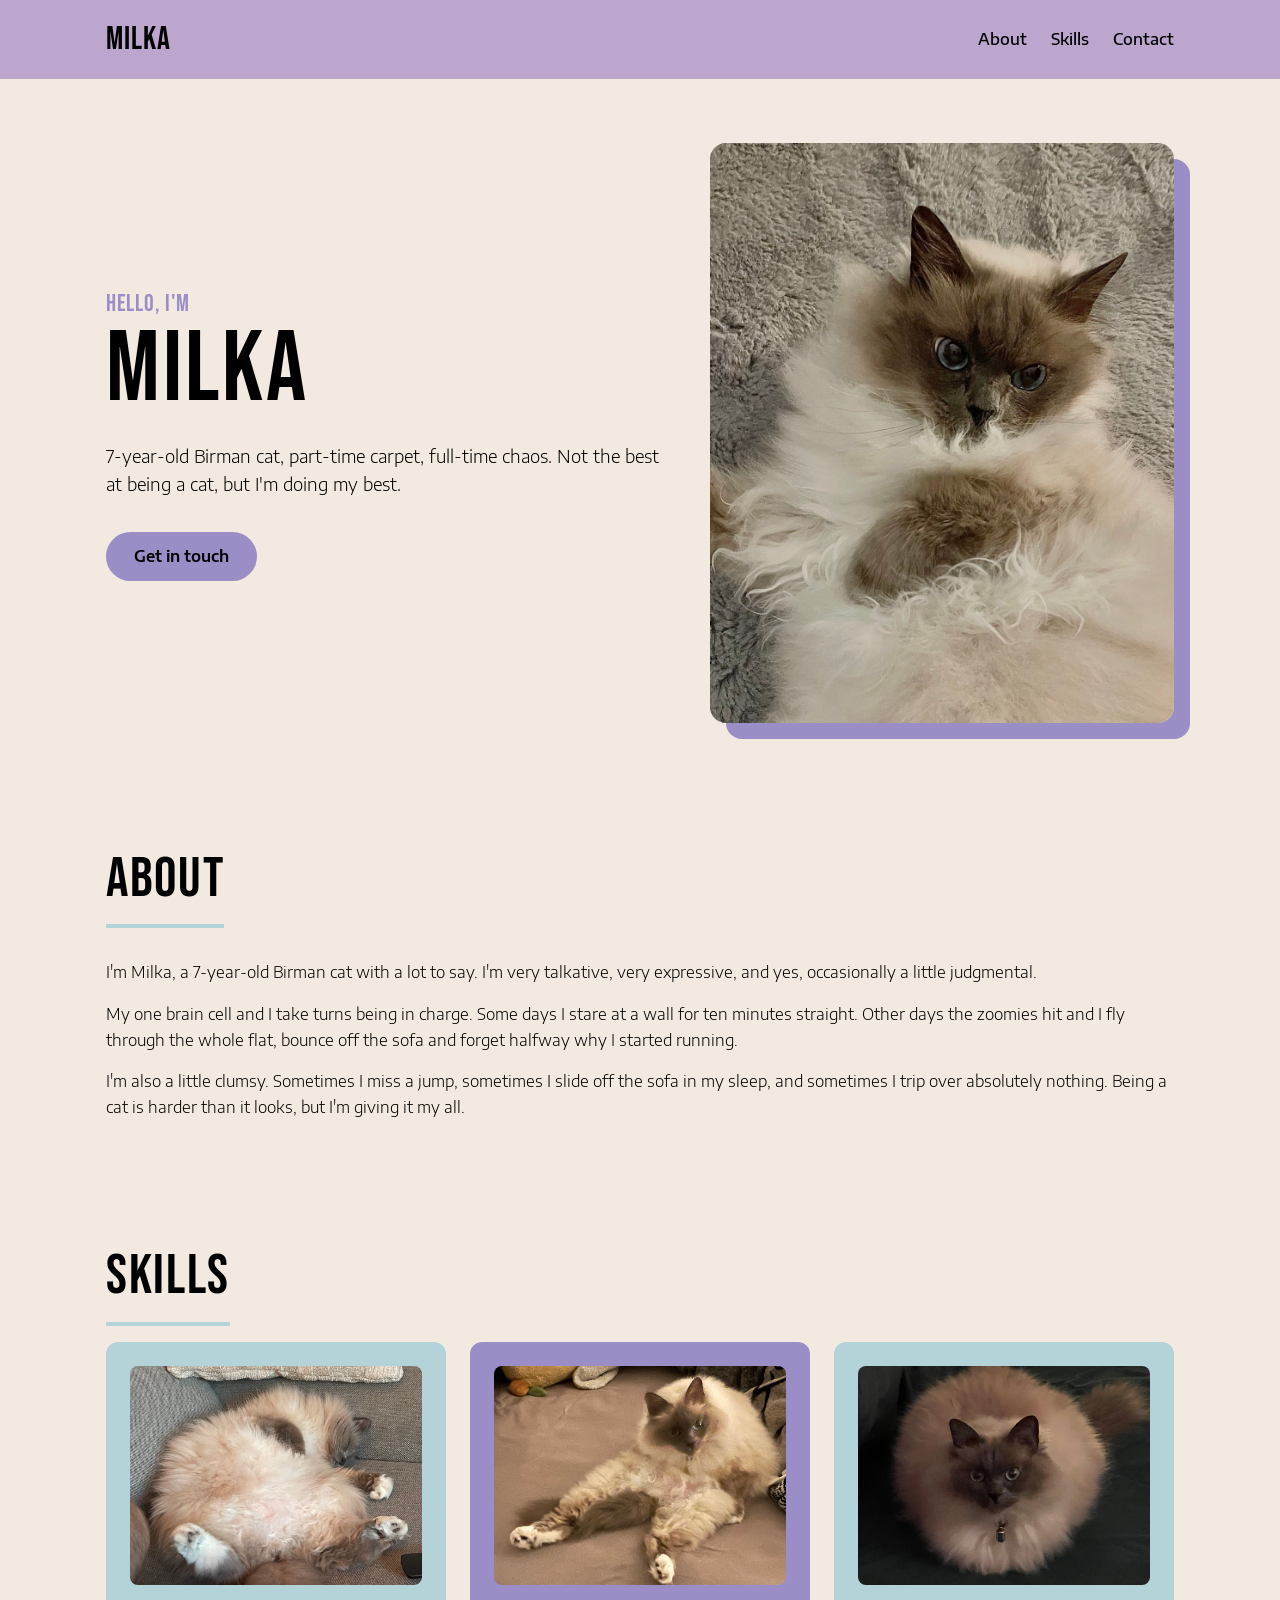
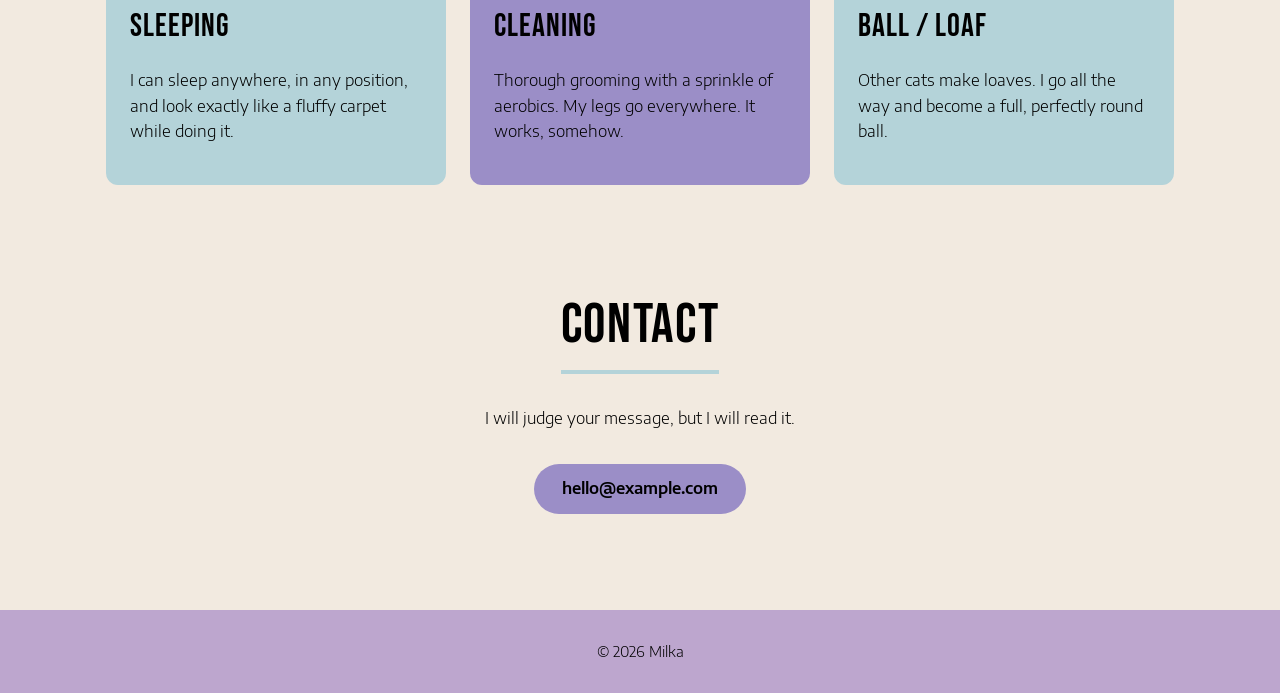
<file: index.html>
<!DOCTYPE html>
<html lang="en">
<head>
    <meta charset="UTF-8">
    <meta name="viewport" content="width=device-width, initial-scale=1.0">
    <title>Milka</title>

    <link rel="preconnect" href="https://fonts.googleapis.com">
    <link rel="preconnect" href="https://fonts.gstatic.com" crossorigin>
    <link href="https://fonts.googleapis.com/css2?family=Bebas+Neue&family=Encode+Sans+Semi+Expanded:wght@100;200;300;400;500;600;700;800;900&display=swap" rel="stylesheet">

    <link rel="stylesheet" href="style.css">
</head>
<body>
    <header class="site-header">
        <div class="container header-inner">
            <a href="#top" class="logo">Milka</a>
            <nav>
                <ul class="nav-list">
                    <li><a href="#about">About</a></li>
                    <li><a href="#skills">Skills</a></li>
                    <li><a href="#contact">Contact</a></li>
                </ul>
            </nav>
        </div>
    </header>

    <main id="top">
        <section class="hero container">
            <div class="hero-text">
                <p class="eyebrow">Hello, I'm</p>
                <h1>Milka</h1>
                <p class="lead">
                    7-year-old Birman cat, part-time carpet, full-time chaos.
                    Not the best at being a cat, but I'm doing my best.
                </p>
                <a href="#contact" class="button">Get in touch</a>
            </div>
            <div class="hero-photo">
                <img src="img/1image.jpg" alt="Milka, a fluffy blue-eyed Birman cat, lying on her back">
            </div>
        </section>

        <section id="about" class="section container">
            <h2>About</h2>
            <p>
                I'm Milka, a 7-year-old Birman cat with a lot to say. I'm very talkative,
                very expressive, and yes, occasionally a little judgmental.
            </p>
            <p>
                My one brain cell and I take turns being in charge. Some days I stare at
                a wall for ten minutes straight. Other days the zoomies hit and I fly
                through the whole flat, bounce off the sofa and forget halfway why I
                started running.
            </p>
            <p>
                I'm also a little clumsy. Sometimes I miss a jump, sometimes I slide
                off the sofa in my sleep, and sometimes I trip over absolutely nothing.
                Being a cat is harder than it looks, but I'm giving it my all.
            </p>
        </section>

        <section id="skills" class="section container">
            <h2>Skills</h2>
            <div class="cards">
                <article class="card">
                    <img src="img/image.webp" alt="Milka sleeping belly-up on the sofa" class="card-photo">
                    <h3>Sleeping</h3>
                    <p>I can sleep anywhere, in any position, and look exactly like a fluffy carpet while doing it.</p>
                </article>
                <article class="card card-alt">
                    <img src="img/2image.webp" alt="Milka mid-clean on the bed with her legs spread out" class="card-photo">
                    <h3>Cleaning</h3>
                    <p>Thorough grooming with a sprinkle of aerobics. My legs go everywhere. It works, somehow.</p>
                </article>
                <article class="card">
                    <img src="img/3image.webp" alt="Milka loafing as a perfectly round fluffy ball" class="card-photo">
                    <h3>Ball / Loaf</h3>
                    <p>Other cats make loaves. I go all the way and become a full, perfectly round ball.</p>
                </article>
            </div>
        </section>

        <section id="contact" class="section container contact">
            <h2>Contact</h2>
            <p>I will judge your message, but I will read it.</p>
            <a href="mailto:hello@example.com" class="button">hello@example.com</a>
        </section>
    </main>

    <footer class="site-footer">
        <div class="container">
            <p>&copy; 2026 Milka</p>
        </div>
    </footer>
</body>
</html>
</file>
<file: style.css>
/* ---------- Colours ---------- */
:root {
    --base: #F2EAE0;
    --header: #BDA6CE;
    --accent-1: #9B8EC7;
    --accent-2: #B4D3D9;
    --text: #000000;
}

/* ---------- Fonts ---------- */
h1, h2, h3, .logo, .eyebrow {
    font-family: 'Bebas Neue', Arial, Helvetica, sans-serif;
    font-weight: 400;
    letter-spacing: 0.03em;
}

body {
    font-family: 'Encode Sans Semi Expanded', Arial, Helvetica, sans-serif;
    font-weight: 300;
    line-height: 1.6;
    color: var(--text);
    background: var(--base);
    margin: 0;
}

* {
    box-sizing: border-box;
}

html {
    scroll-behavior: smooth;
}

img {
    max-width: 100%;
    display: block;
}

.container {
    max-width: 1100px;
    margin: 0 auto;
    padding: 0 16px;
}

/* ---------- Header ---------- */
.site-header {
    background: var(--header);
    position: sticky;
    top: 0;
    z-index: 10;
}

.header-inner {
    display: flex;
    align-items: center;
    justify-content: space-between;
    flex-wrap: wrap;
    gap: 8px;
    padding-top: 14px;
    padding-bottom: 14px;
}

.logo {
    font-size: 2em;
    color: var(--text);
    text-decoration: none;
}

.nav-list {
    list-style: none;
    display: flex;
    gap: 24px;
    margin: 0;
    padding: 0;
}

.nav-list a {
    color: var(--text);
    text-decoration: none;
    font-weight: 500;
    border-bottom: 2px solid transparent;
}

.nav-list a:hover {
    border-bottom-color: var(--text);
}

/* ---------- Hero ---------- */
.hero {
    display: grid;
    grid-template-columns: 1.2fr 1fr;
    align-items: center;
    gap: 48px;
    padding-top: 64px;
    padding-bottom: 64px;
}

.eyebrow {
    font-size: 1.5em;
    color: var(--accent-1);
    margin: 0;
}

h1 {
    font-size: clamp(56px, 10vw, 100px);
    line-height: 0.95;
    margin: 0 0 24px;
}

.lead {
    font-size: 1.1em;
    max-width: 32em;
}

.hero-photo img {
    width: 100%;
    aspect-ratio: 4 / 5;
    object-fit: cover;
    object-position: center 15%;
    border-radius: 16px;
    box-shadow: 16px 16px 0 var(--accent-1);
}

/* ---------- Buttons ---------- */
.button {
    display: inline-block;
    margin-top: 16px;
    padding: 12px 28px;
    background: var(--accent-1);
    color: var(--text);
    text-decoration: none;
    font-weight: 600;
    border-radius: 999px;
    transition: background 0.2s;
}

.button:hover {
    background: var(--accent-2);
}

/* ---------- Sections ---------- */
.section {
    padding-top: 48px;
    padding-bottom: 48px;
}

h2 {
    font-size: 3.5em;
    margin: 0 0 16px;
    border-bottom: 4px solid var(--accent-2);
    display: inline-block;
}

.cards {
    display: grid;
    grid-template-columns: repeat(auto-fit, minmax(240px, 1fr));
    gap: 24px;
}

.card {
    background: var(--accent-2);
    padding: 24px;
    border-radius: 12px;
}

.card-photo {
    width: 100%;
    aspect-ratio: 4 / 3;
    object-fit: cover;
    border-radius: 8px;
    margin-bottom: 16px;
}

.card-alt {
    background: var(--accent-1);
}

h3 {
    font-size: 2em;
    margin: 0 0 8px;
}

.contact {
    text-align: center;
}

/* ---------- Footer ---------- */
.site-footer {
    background: var(--header);
    padding: 16px 0;
    margin-top: 48px;
    text-align: center;
    font-size: 0.9em;
}

/* ---------- Mobile ---------- */
@media (max-width: 720px) {
    .hero {
        grid-template-columns: 1fr;
        padding-top: 32px;
    }

    .hero-photo {
        order: -1;
        max-width: 360px;
        padding-right: 12px;
    }

    h2 {
        font-size: 2.8em;
    }
}
</file>
